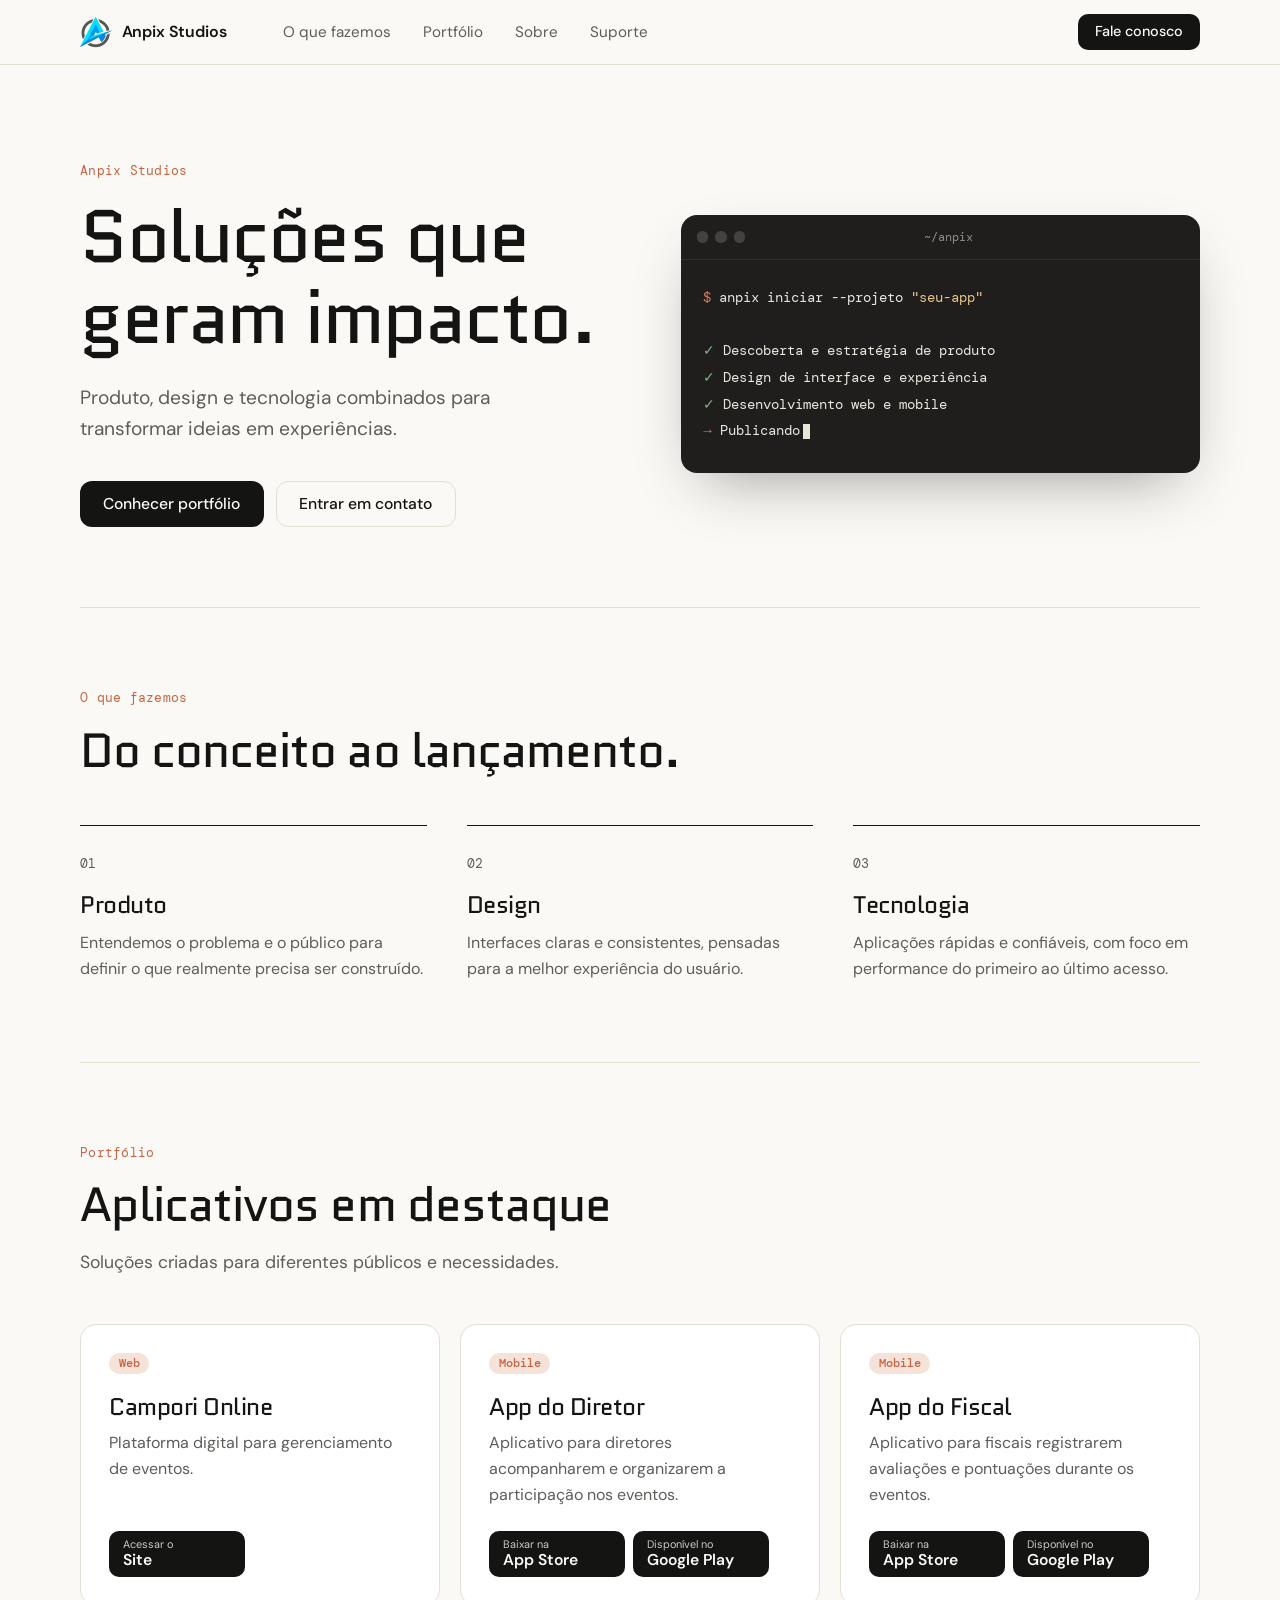
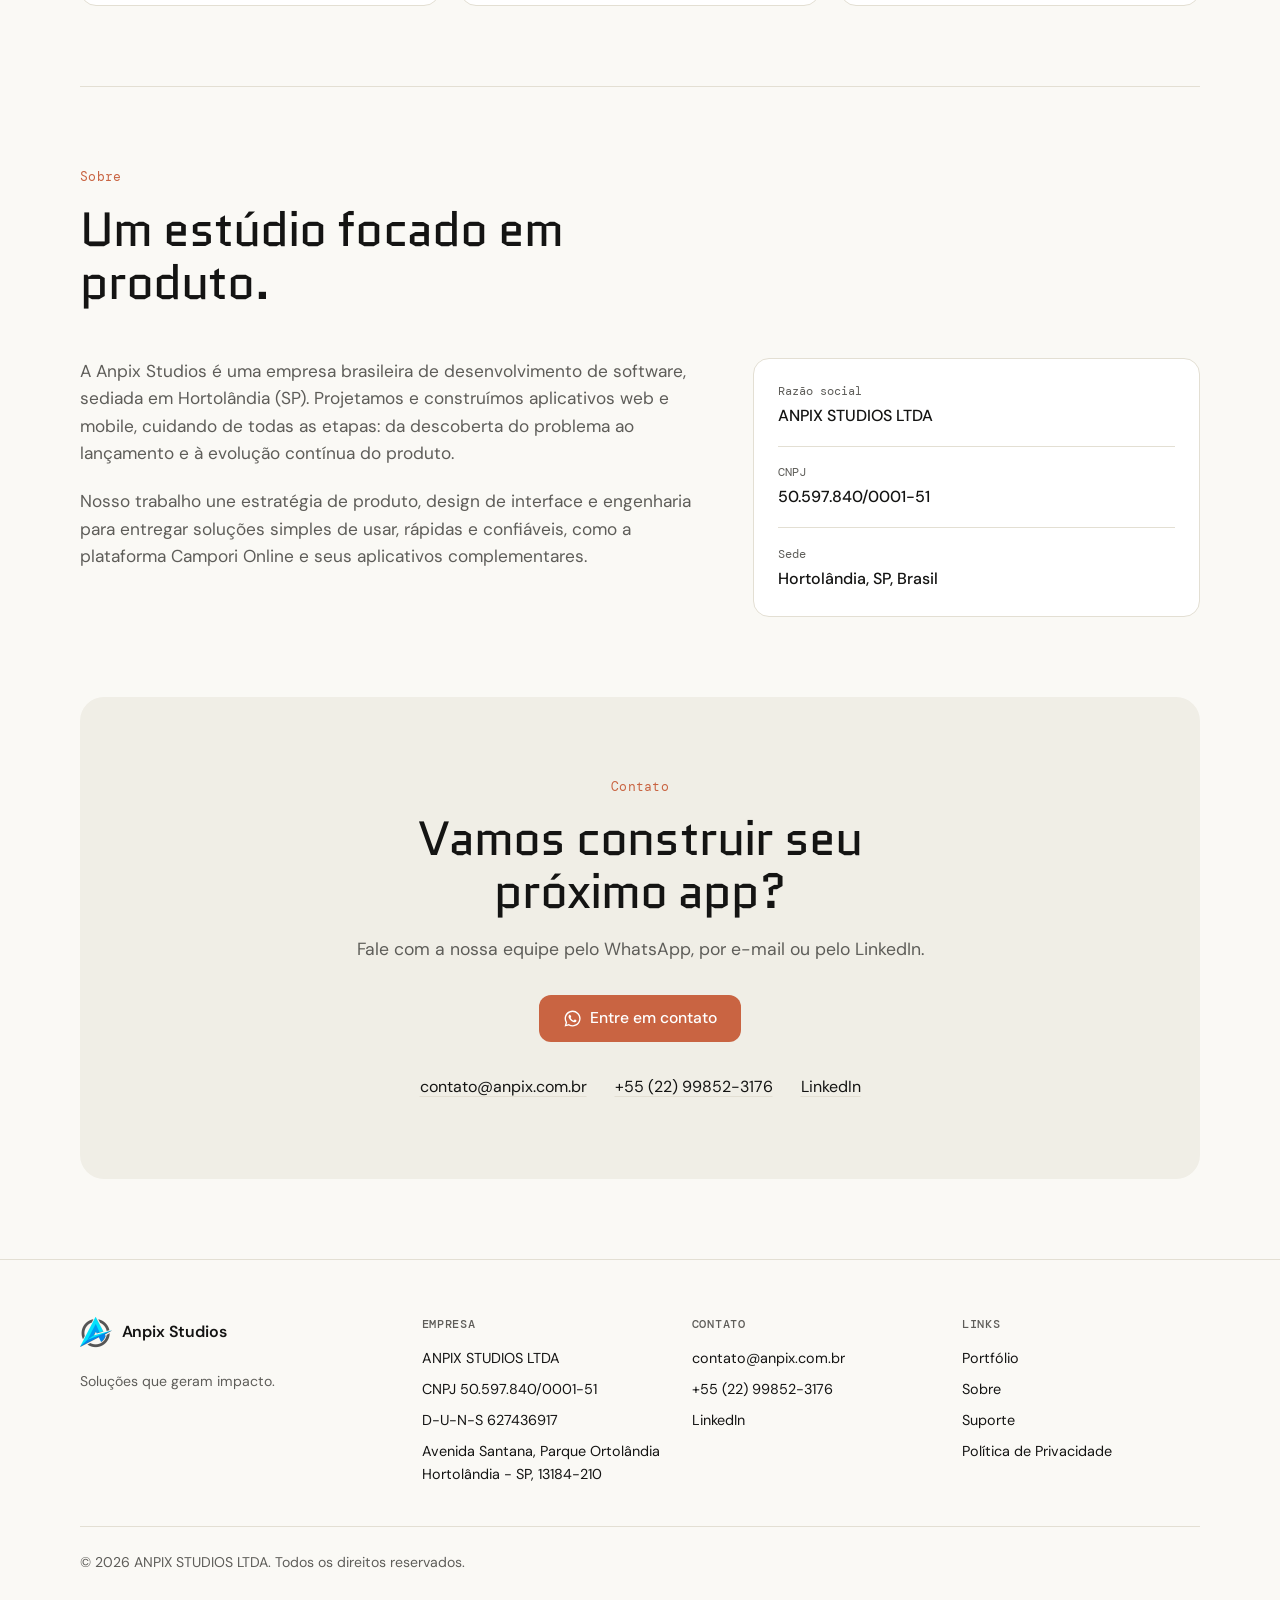
<file: index.html>
<!doctype html>
<html lang="pt-BR">
  <head>
    <meta charset="UTF-8" />
    <meta name="viewport" content="width=device-width, initial-scale=1.0" />
    <title>Anpix Studios | Soluções que geram impacto</title>
    <meta
      name="description"
      content="Anpix Studios: estúdio de produto, design e tecnologia. Criamos aplicativos web e mobile com foco em performance e experiência do usuário." />
    <meta name="color-scheme" content="light dark" />
    <link rel="canonical" href="https://anpix.com.br/" />
    <link rel="icon" href="favicon.ico" sizes="any" />
    <link rel="icon" href="assets/favicon-32.png" type="image/png" />
    <link rel="apple-touch-icon" href="assets/apple-touch-icon.png" />
    <meta property="og:type" content="website" />
    <meta property="og:locale" content="pt_BR" />
    <meta property="og:site_name" content="Anpix Studios" />
    <meta property="og:title" content="Anpix Studios | Soluções que geram impacto" />
    <meta
      property="og:description"
      content="Produto, design e tecnologia combinados para transformar ideias em experiências." />
    <meta property="og:url" content="https://anpix.com.br/" />
    <meta property="og:image" content="https://anpix.com.br/assets/og-image.png" />
    <meta property="og:image:width" content="1200" />
    <meta property="og:image:height" content="630" />
    <meta name="twitter:card" content="summary_large_image" />
    <script type="application/ld+json">
      {
        "@context": "https://schema.org",
        "@type": "Organization",
        "name": "Anpix Studios",
        "legalName": "ANPIX STUDIOS LTDA",
        "taxID": "50.597.840/0001-51",
        "duns": "627436917",
        "url": "https://anpix.com.br",
        "logo": "https://anpix.com.br/assets/logo.png",
        "email": "contato@anpix.com.br",
        "telephone": "+55-22-99852-3176",
        "address": {
          "@type": "PostalAddress",
          "streetAddress": "Avenida Santana, Parque Ortolândia",
          "addressLocality": "Hortolândia",
          "addressRegion": "SP",
          "postalCode": "13184-210",
          "addressCountry": "BR"
        },
        "sameAs": ["https://www.linkedin.com/company/11312667"]
      }
    </script>
    <link rel="preconnect" href="https://fonts.googleapis.com" />
    <link rel="preconnect" href="https://fonts.gstatic.com" crossorigin />
    <link
      href="https://fonts.googleapis.com/css2?family=DM+Mono:wght@400;500&family=DM+Sans:opsz,wght@9..40,400;9..40,500;9..40,600&family=Quantico:wght@400;700&display=swap"
      rel="stylesheet" />
    <link rel="stylesheet" href="styles.css" />
  </head>
  <body>
    <header class="site-header">
      <nav class="nav container" aria-label="Principal">
        <a class="logo" href="#topo" aria-label="Anpix Studios, início">
          <img class="logo-img" src="assets/logo.png" alt="" width="32" height="32" />
          <span class="logo-text">Anpix Studios</span>
        </a>
        <ul class="nav-links">
          <li><a href="#servicos">O que fazemos</a></li>
          <li><a href="#portfolio">Portfólio</a></li>
          <li><a href="#sobre">Sobre</a></li>
          <li><a href="suporte.html">Suporte</a></li>
        </ul>
        <a class="btn btn-dark btn-sm" href="#contato">Fale conosco</a>
      </nav>
    </header>

    <main id="topo">
      <section class="hero container">
        <div class="hero-copy">
          <p class="eyebrow">Anpix Studios</p>
          <h1>Soluções que geram impacto.</h1>
          <p class="lead">
            Produto, design e tecnologia combinados para transformar ideias em experiências.
          </p>
          <div class="hero-actions">
            <a href="#portfolio" class="btn btn-dark">Conhecer portfólio</a>
            <a href="#contato" class="btn btn-outline">Entrar em contato</a>
          </div>
        </div>

        <div
          class="terminal"
          role="img"
          aria-label="Ilustração de um terminal com as etapas de um projeto">
          <div class="terminal-bar" aria-hidden="true">
            <span></span><span></span><span></span>
            <p>~/anpix</p>
          </div>
          <pre
            class="terminal-body"
            aria-hidden="true"><span class="t-prompt">$</span> anpix iniciar --projeto <span class="t-string">"seu-app"</span>

<span class="t-ok">✓</span> Descoberta e estratégia de produto
<span class="t-ok">✓</span> Design de interface e experiência
<span class="t-ok">✓</span> Desenvolvimento web e mobile
<span class="t-accent">→</span> Publicando<span class="t-cursor"></span></pre>
        </div>
      </section>

      <section id="servicos" class="section container">
        <div class="section-header">
          <p class="eyebrow">O que fazemos</p>
          <h2>Do conceito ao lançamento.</h2>
        </div>

        <div class="features">
          <article class="feature">
            <span class="feature-index">01</span>
            <h3>Produto</h3>
            <p>
              Entendemos o problema e o público para definir o que realmente precisa ser construído.
            </p>
          </article>
          <article class="feature">
            <span class="feature-index">02</span>
            <h3>Design</h3>
            <p>Interfaces claras e consistentes, pensadas para a melhor experiência do usuário.</p>
          </article>
          <article class="feature">
            <span class="feature-index">03</span>
            <h3>Tecnologia</h3>
            <p>
              Aplicações rápidas e confiáveis, com foco em performance do primeiro ao último acesso.
            </p>
          </article>
        </div>
      </section>

      <section id="portfolio" class="section container">
        <div class="section-header">
          <p class="eyebrow">Portfólio</p>
          <h2>Aplicativos em destaque</h2>
          <p>Soluções criadas para diferentes públicos e necessidades.</p>
        </div>
        <div class="cards-grid">
          <article class="app-card">
            <span class="app-badge">Web</span>
            <h3>Campori Online</h3>
            <p>Plataforma digital para gerenciamento de eventos.</p>
            <div class="store-badges">
              <a
                class="store-badge"
                href="https://camporionline.org"
                target="_blank"
                rel="noopener noreferrer">
                <small>Acessar o</small>
                <strong>Site</strong>
              </a>
            </div>
          </article>

          <article class="app-card">
            <span class="app-badge">Mobile</span>
            <h3>App do Diretor</h3>
            <p>Aplicativo para diretores acompanharem e organizarem a participação nos eventos.</p>
            <div class="store-badges">
              <a
                class="store-badge"
                href="https://apps.apple.com/app/diretor-campori-online/id6448553809"
                target="_blank"
                rel="noopener noreferrer"
                aria-label="Baixar App do Diretor na App Store">
                <small>Baixar na</small>
                <strong>App Store</strong>
              </a>
              <a
                class="store-badge"
                href="https://play.google.com/store/apps/details?id=org.camporionline.directors"
                target="_blank"
                rel="noopener noreferrer"
                aria-label="Baixar App do Diretor no Google Play">
                <small>Disponível no</small>
                <strong>Google Play</strong>
              </a>
            </div>
          </article>

          <article class="app-card">
            <span class="app-badge">Mobile</span>
            <h3>App do Fiscal</h3>
            <p>Aplicativo para fiscais registrarem avaliações e pontuações durante os eventos.</p>
            <div class="store-badges">
              <a
                class="store-badge"
                href="https://apps.apple.com/app/fiscal-campori-online/id6450610773"
                target="_blank"
                rel="noopener noreferrer"
                aria-label="Baixar App do Fiscal na App Store">
                <small>Baixar na</small>
                <strong>App Store</strong>
              </a>
              <a
                class="store-badge"
                href="https://play.google.com/store/apps/details?id=org.camporionline.staffs"
                target="_blank"
                rel="noopener noreferrer"
                aria-label="Baixar App do Fiscal no Google Play">
                <small>Disponível no</small>
                <strong>Google Play</strong>
              </a>
            </div>
          </article>
        </div>
      </section>

      <section id="sobre" class="section container">
        <div class="section-header">
          <p class="eyebrow">Sobre</p>
          <h2>Um estúdio focado em produto.</h2>
        </div>
        <div class="about">
          <div class="about-text">
            <p>
              A Anpix Studios é uma empresa brasileira de desenvolvimento de software, sediada em
              Hortolândia (SP). Projetamos e construímos aplicativos web e mobile, cuidando de todas
              as etapas: da descoberta do problema ao lançamento e à evolução contínua do produto.
            </p>
            <p>
              Nosso trabalho une estratégia de produto, design de interface e engenharia para
              entregar soluções simples de usar, rápidas e confiáveis, como a plataforma Campori
              Online e seus aplicativos complementares.
            </p>
          </div>
          <dl class="about-facts">
            <div>
              <dt>Razão social</dt>
              <dd>ANPIX STUDIOS LTDA</dd>
            </div>
            <div>
              <dt>CNPJ</dt>
              <dd>50.597.840/0001-51</dd>
            </div>
            <div>
              <dt>Sede</dt>
              <dd>Hortolândia, SP, Brasil</dd>
            </div>
          </dl>
        </div>
      </section>

      <section id="contato" class="cta container">
        <p class="eyebrow">Contato</p>
        <h2>Vamos construir seu próximo app?</h2>
        <p>Fale com a nossa equipe pelo WhatsApp, por e-mail ou pelo LinkedIn.</p>
        <a
          class="btn btn-accent"
          href="https://wa.me/5522998523176?text=Ol%C3%A1%2C%20Anpix%20Studios!%20Gostaria%20de%20falar%20sobre%20um%20projeto."
          target="_blank"
          rel="noopener noreferrer"
          aria-label="Conversar no WhatsApp">
          <svg viewBox="0 0 24 24" fill="none" aria-hidden="true">
            <path
              d="M19.05 4.91A9.94 9.94 0 0 0 12.02 2C6.5 2 2 6.48 2 11.99c0 1.76.46 3.49 1.34 5.01L2 22l5.15-1.35a10 10 0 0 0 4.86 1.24h.01c5.52 0 10.01-4.49 10.01-10.01 0-2.67-1.04-5.17-2.98-6.97Zm-7.03 15.3h-.01a8.33 8.33 0 0 1-4.24-1.16l-.3-.18-3.06.8.82-2.98-.2-.31a8.28 8.28 0 0 1-1.28-4.4c0-4.57 3.72-8.29 8.3-8.29a8.2 8.2 0 0 1 5.87 2.43 8.23 8.23 0 0 1 2.42 5.87c0 4.58-3.72 8.3-8.32 8.3Zm4.56-6.22c-.25-.12-1.47-.72-1.7-.8-.23-.09-.4-.12-.57.12-.16.24-.65.8-.8.97-.14.17-.29.19-.54.07-.25-.12-1.06-.39-2.02-1.24-.74-.66-1.24-1.47-1.39-1.72-.15-.24-.02-.37.11-.49.11-.11.25-.29.37-.43.12-.14.16-.24.24-.4.08-.17.04-.31-.02-.43-.06-.12-.57-1.36-.77-1.86-.2-.48-.4-.42-.56-.43-.14-.01-.31-.01-.48-.01-.16 0-.43.06-.66.31-.23.24-.86.84-.86 2.05 0 1.2.88 2.37 1 2.53.12.16 1.74 2.66 4.22 3.73.59.26 1.05.42 1.41.53.59.19 1.12.16 1.54.1.47-.07 1.47-.6 1.68-1.18.2-.58.2-1.07.14-1.17-.05-.1-.22-.17-.47-.3Z"
              fill="currentColor" />
          </svg>
          <span>Entre em contato</span>
        </a>
        <ul class="contact-list">
          <li><a href="mailto:contato@anpix.com.br">contato@anpix.com.br</a></li>
          <li><a href="tel:+5522998523176">+55 (22) 99852-3176</a></li>
          <li>
            <a
              href="https://www.linkedin.com/company/11312667"
              target="_blank"
              rel="noopener noreferrer"
              >LinkedIn</a
            >
          </li>
        </ul>
      </section>
    </main>

    <footer class="footer">
      <div class="footer-inner container">
        <div class="footer-brand">
          <a class="logo" href="#topo" aria-label="Anpix Studios, voltar ao topo">
            <img class="logo-img" src="assets/logo.png" alt="" width="32" height="32" />
            <span class="logo-text">Anpix Studios</span>
          </a>
          <p>Soluções que geram impacto.</p>
        </div>

        <div class="footer-col">
          <h4>Empresa</h4>
          <ul>
            <li>ANPIX STUDIOS LTDA</li>
            <li>CNPJ 50.597.840/0001-51</li>
            <li>D-U-N-S 627436917</li>
            <li>Avenida Santana, Parque Ortolândia<br />Hortolândia - SP, 13184-210</li>
          </ul>
        </div>

        <div class="footer-col">
          <h4>Contato</h4>
          <ul>
            <li><a href="mailto:contato@anpix.com.br">contato@anpix.com.br</a></li>
            <li><a href="tel:+5522998523176">+55 (22) 99852-3176</a></li>
            <li>
              <a
                href="https://www.linkedin.com/company/11312667"
                target="_blank"
                rel="noopener noreferrer"
                >LinkedIn</a
              >
            </li>
          </ul>
        </div>

        <div class="footer-col">
          <h4>Links</h4>
          <ul>
            <li><a href="#portfolio">Portfólio</a></li>
            <li><a href="#sobre">Sobre</a></li>
            <li><a href="suporte.html">Suporte</a></li>
            <li><a href="privacidade.html">Política de Privacidade</a></li>
          </ul>
        </div>
      </div>
      <div class="footer-bottom container">
        <p>© <span id="currentYear"></span> ANPIX STUDIOS LTDA. Todos os direitos reservados.</p>
      </div>
    </footer>

    <script src="script.js"></script>
  </body>
</html>
</file>
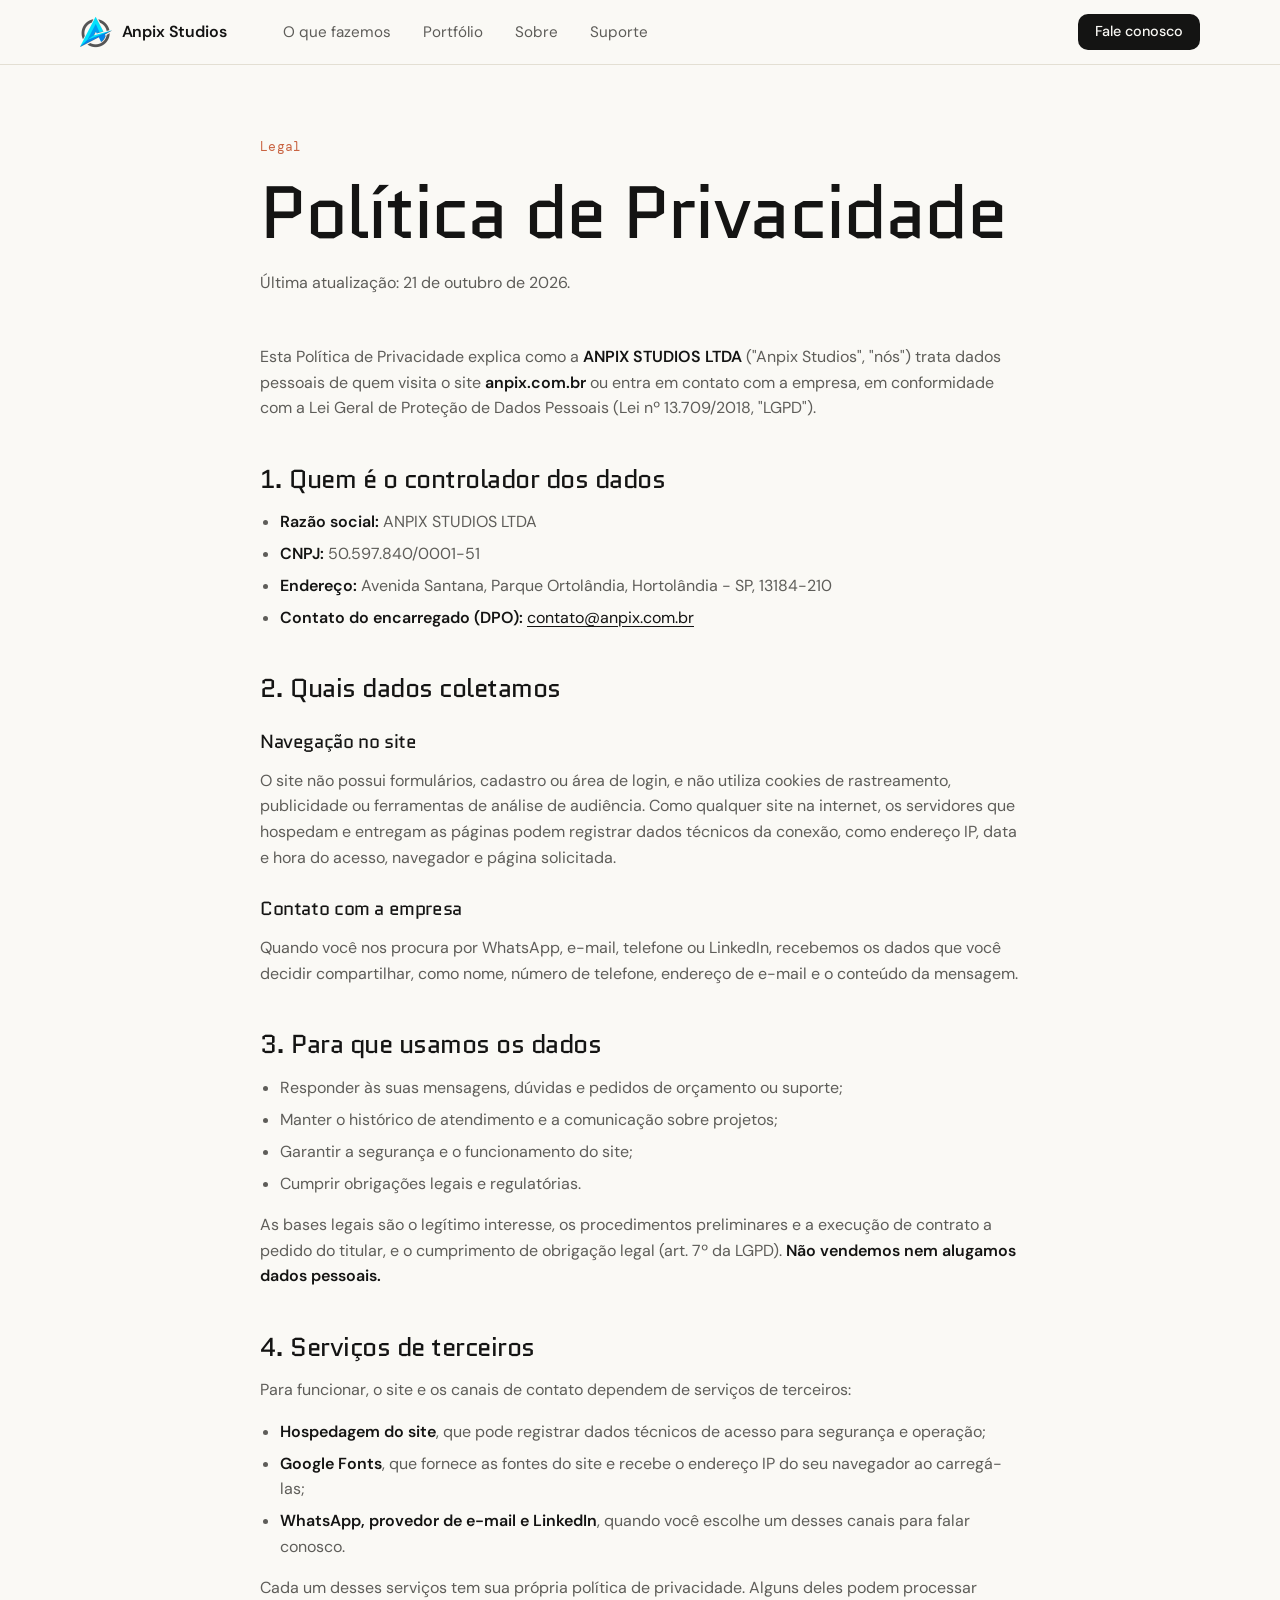
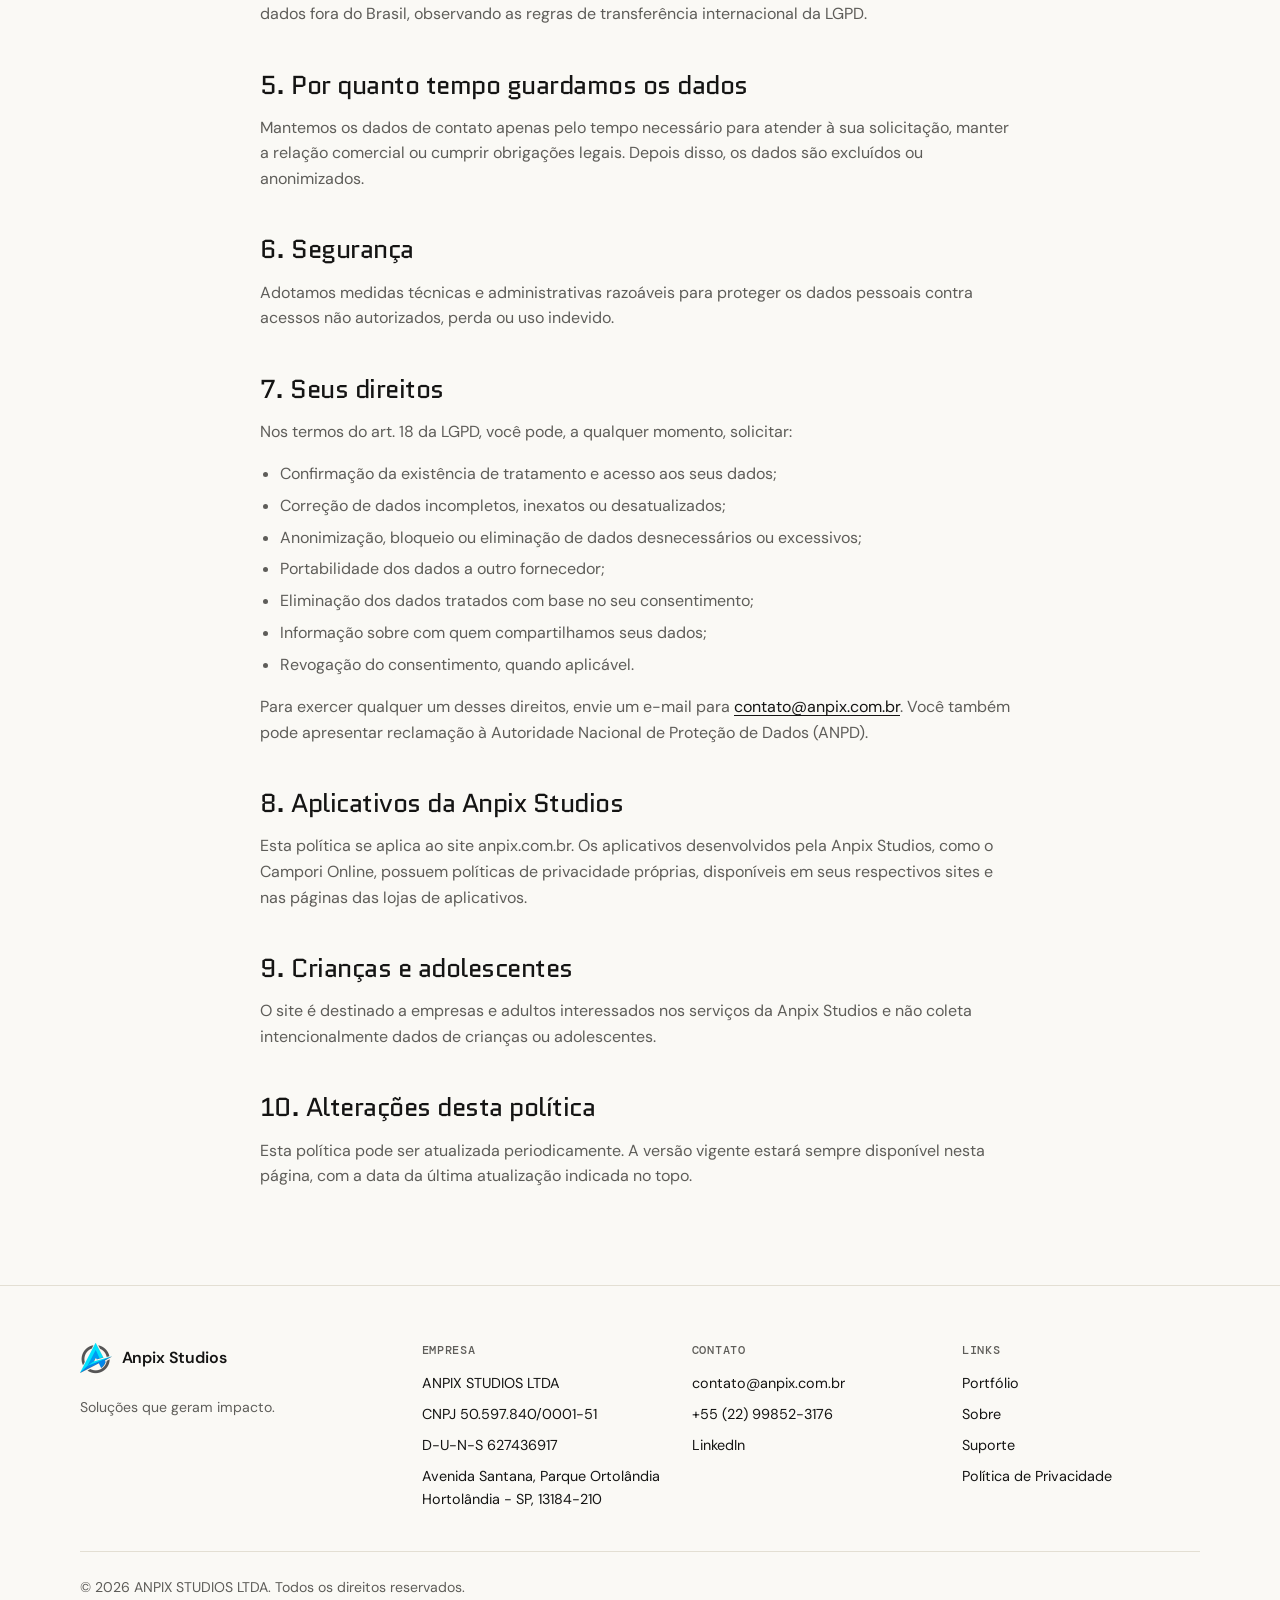
<file: privacidade.html>
<!doctype html>
<html lang="pt-BR">
  <head>
    <meta charset="UTF-8" />
    <meta name="viewport" content="width=device-width, initial-scale=1.0" />
    <title>Política de Privacidade | Anpix Studios</title>
    <meta
      name="description"
      content="Política de Privacidade da ANPIX STUDIOS LTDA: como tratamos dados pessoais conforme a LGPD." />
    <meta name="color-scheme" content="light dark" />
    <link rel="canonical" href="https://anpix.com.br/privacidade" />
    <link rel="icon" href="favicon.ico" sizes="any" />
    <link rel="icon" href="assets/favicon-32.png" type="image/png" />
    <link rel="apple-touch-icon" href="assets/apple-touch-icon.png" />
    <meta property="og:type" content="website" />
    <meta property="og:locale" content="pt_BR" />
    <meta property="og:site_name" content="Anpix Studios" />
    <meta property="og:title" content="Política de Privacidade | Anpix Studios" />
    <meta
      property="og:description"
      content="Política de Privacidade da ANPIX STUDIOS LTDA: como tratamos dados pessoais conforme a LGPD." />
    <meta property="og:url" content="https://anpix.com.br/privacidade" />
    <meta property="og:image" content="https://anpix.com.br/assets/og-image.png" />
    <meta property="og:image:width" content="1200" />
    <meta property="og:image:height" content="630" />
    <meta name="twitter:card" content="summary_large_image" />
    <link rel="preconnect" href="https://fonts.googleapis.com" />
    <link rel="preconnect" href="https://fonts.gstatic.com" crossorigin />
    <link
      href="https://fonts.googleapis.com/css2?family=DM+Mono:wght@400;500&family=DM+Sans:opsz,wght@9..40,400;9..40,500;9..40,600&family=Quantico:wght@400;700&display=swap"
      rel="stylesheet" />
    <link rel="stylesheet" href="styles.css" />
  </head>
  <body>
    <header class="site-header">
      <nav class="nav container" aria-label="Principal">
        <a class="logo" href="index.html" aria-label="Anpix Studios, início">
          <img class="logo-img" src="assets/logo.png" alt="" width="32" height="32" />
          <span class="logo-text">Anpix Studios</span>
        </a>
        <ul class="nav-links">
          <li><a href="index.html#servicos">O que fazemos</a></li>
          <li><a href="index.html#portfolio">Portfólio</a></li>
          <li><a href="index.html#sobre">Sobre</a></li>
          <li><a href="suporte.html">Suporte</a></li>
        </ul>
        <a class="btn btn-dark btn-sm" href="index.html#contato">Fale conosco</a>
      </nav>
    </header>

    <main id="topo" class="page container">
      <header class="page-header">
        <p class="eyebrow">Legal</p>
        <h1>Política de Privacidade</h1>
        <p>Última atualização: 21 de outubro de 2026.</p>
      </header>

      <div class="prose">
        <p>
          Esta Política de Privacidade explica como a <strong>ANPIX STUDIOS LTDA</strong> ("Anpix
          Studios", "nós") trata dados pessoais de quem visita o site <strong>anpix.com.br</strong>
          ou entra em contato com a empresa, em conformidade com a Lei Geral de Proteção de Dados
          Pessoais (Lei nº 13.709/2018, "LGPD").
        </p>

        <h2>1. Quem é o controlador dos dados</h2>
        <ul>
          <li><strong>Razão social:</strong> ANPIX STUDIOS LTDA</li>
          <li><strong>CNPJ:</strong> 50.597.840/0001-51</li>
          <li>
            <strong>Endereço:</strong> Avenida Santana, Parque Ortolândia, Hortolândia - SP,
            13184-210
          </li>
          <li>
            <strong>Contato do encarregado (DPO):</strong>
            <a href="mailto:contato@anpix.com.br">contato@anpix.com.br</a>
          </li>
        </ul>

        <h2>2. Quais dados coletamos</h2>
        <h3>Navegação no site</h3>
        <p>
          O site não possui formulários, cadastro ou área de login, e não utiliza cookies de
          rastreamento, publicidade ou ferramentas de análise de audiência. Como qualquer site na
          internet, os servidores que hospedam e entregam as páginas podem registrar dados técnicos
          da conexão, como endereço IP, data e hora do acesso, navegador e página solicitada.
        </p>
        <h3>Contato com a empresa</h3>
        <p>
          Quando você nos procura por WhatsApp, e-mail, telefone ou LinkedIn, recebemos os dados que
          você decidir compartilhar, como nome, número de telefone, endereço de e-mail e o conteúdo
          da mensagem.
        </p>

        <h2>3. Para que usamos os dados</h2>
        <ul>
          <li>Responder às suas mensagens, dúvidas e pedidos de orçamento ou suporte;</li>
          <li>Manter o histórico de atendimento e a comunicação sobre projetos;</li>
          <li>Garantir a segurança e o funcionamento do site;</li>
          <li>Cumprir obrigações legais e regulatórias.</li>
        </ul>
        <p>
          As bases legais são o legítimo interesse, os procedimentos preliminares e a execução de
          contrato a pedido do titular, e o cumprimento de obrigação legal (art. 7º da LGPD).
          <strong>Não vendemos nem alugamos dados pessoais.</strong>
        </p>

        <h2>4. Serviços de terceiros</h2>
        <p>Para funcionar, o site e os canais de contato dependem de serviços de terceiros:</p>
        <ul>
          <li>
            <strong>Hospedagem do site</strong>, que pode registrar dados técnicos de acesso para
            segurança e operação;
          </li>
          <li>
            <strong>Google Fonts</strong>, que fornece as fontes do site e recebe o endereço IP do
            seu navegador ao carregá-las;
          </li>
          <li>
            <strong>WhatsApp, provedor de e-mail e LinkedIn</strong>, quando você escolhe um desses
            canais para falar conosco.
          </li>
        </ul>
        <p>
          Cada um desses serviços tem sua própria política de privacidade. Alguns deles podem
          processar dados fora do Brasil, observando as regras de transferência internacional da
          LGPD.
        </p>

        <h2>5. Por quanto tempo guardamos os dados</h2>
        <p>
          Mantemos os dados de contato apenas pelo tempo necessário para atender à sua solicitação,
          manter a relação comercial ou cumprir obrigações legais. Depois disso, os dados são
          excluídos ou anonimizados.
        </p>

        <h2>6. Segurança</h2>
        <p>
          Adotamos medidas técnicas e administrativas razoáveis para proteger os dados pessoais
          contra acessos não autorizados, perda ou uso indevido.
        </p>

        <h2>7. Seus direitos</h2>
        <p>Nos termos do art. 18 da LGPD, você pode, a qualquer momento, solicitar:</p>
        <ul>
          <li>Confirmação da existência de tratamento e acesso aos seus dados;</li>
          <li>Correção de dados incompletos, inexatos ou desatualizados;</li>
          <li>Anonimização, bloqueio ou eliminação de dados desnecessários ou excessivos;</li>
          <li>Portabilidade dos dados a outro fornecedor;</li>
          <li>Eliminação dos dados tratados com base no seu consentimento;</li>
          <li>Informação sobre com quem compartilhamos seus dados;</li>
          <li>Revogação do consentimento, quando aplicável.</li>
        </ul>
        <p>
          Para exercer qualquer um desses direitos, envie um e-mail para
          <a href="mailto:contato@anpix.com.br">contato@anpix.com.br</a>. Você também pode
          apresentar reclamação à Autoridade Nacional de Proteção de Dados (ANPD).
        </p>

        <h2>8. Aplicativos da Anpix Studios</h2>
        <p>
          Esta política se aplica ao site anpix.com.br. Os aplicativos desenvolvidos pela Anpix
          Studios, como o Campori Online, possuem políticas de privacidade próprias, disponíveis em
          seus respectivos sites e nas páginas das lojas de aplicativos.
        </p>

        <h2>9. Crianças e adolescentes</h2>
        <p>
          O site é destinado a empresas e adultos interessados nos serviços da Anpix Studios e não
          coleta intencionalmente dados de crianças ou adolescentes.
        </p>

        <h2>10. Alterações desta política</h2>
        <p>
          Esta política pode ser atualizada periodicamente. A versão vigente estará sempre
          disponível nesta página, com a data da última atualização indicada no topo.
        </p>
      </div>
    </main>

    <footer class="footer">
      <div class="footer-inner container">
        <div class="footer-brand">
          <a class="logo" href="index.html" aria-label="Anpix Studios, voltar ao topo">
            <img class="logo-img" src="assets/logo.png" alt="" width="32" height="32" />
            <span class="logo-text">Anpix Studios</span>
          </a>
          <p>Soluções que geram impacto.</p>
        </div>

        <div class="footer-col">
          <h4>Empresa</h4>
          <ul>
            <li>ANPIX STUDIOS LTDA</li>
            <li>CNPJ 50.597.840/0001-51</li>
            <li>D-U-N-S 627436917</li>
            <li>Avenida Santana, Parque Ortolândia<br />Hortolândia - SP, 13184-210</li>
          </ul>
        </div>

        <div class="footer-col">
          <h4>Contato</h4>
          <ul>
            <li><a href="mailto:contato@anpix.com.br">contato@anpix.com.br</a></li>
            <li><a href="tel:+5522998523176">+55 (22) 99852-3176</a></li>
            <li>
              <a
                href="https://www.linkedin.com/company/11312667"
                target="_blank"
                rel="noopener noreferrer"
                >LinkedIn</a
              >
            </li>
          </ul>
        </div>

        <div class="footer-col">
          <h4>Links</h4>
          <ul>
            <li><a href="index.html#portfolio">Portfólio</a></li>
            <li><a href="index.html#sobre">Sobre</a></li>
            <li><a href="suporte.html">Suporte</a></li>
            <li><a href="privacidade.html">Política de Privacidade</a></li>
          </ul>
        </div>
      </div>
      <div class="footer-bottom container">
        <p>© <span id="currentYear"></span> ANPIX STUDIOS LTDA. Todos os direitos reservados.</p>
      </div>
    </footer>

    <script src="script.js"></script>
  </body>
</html>
</file>
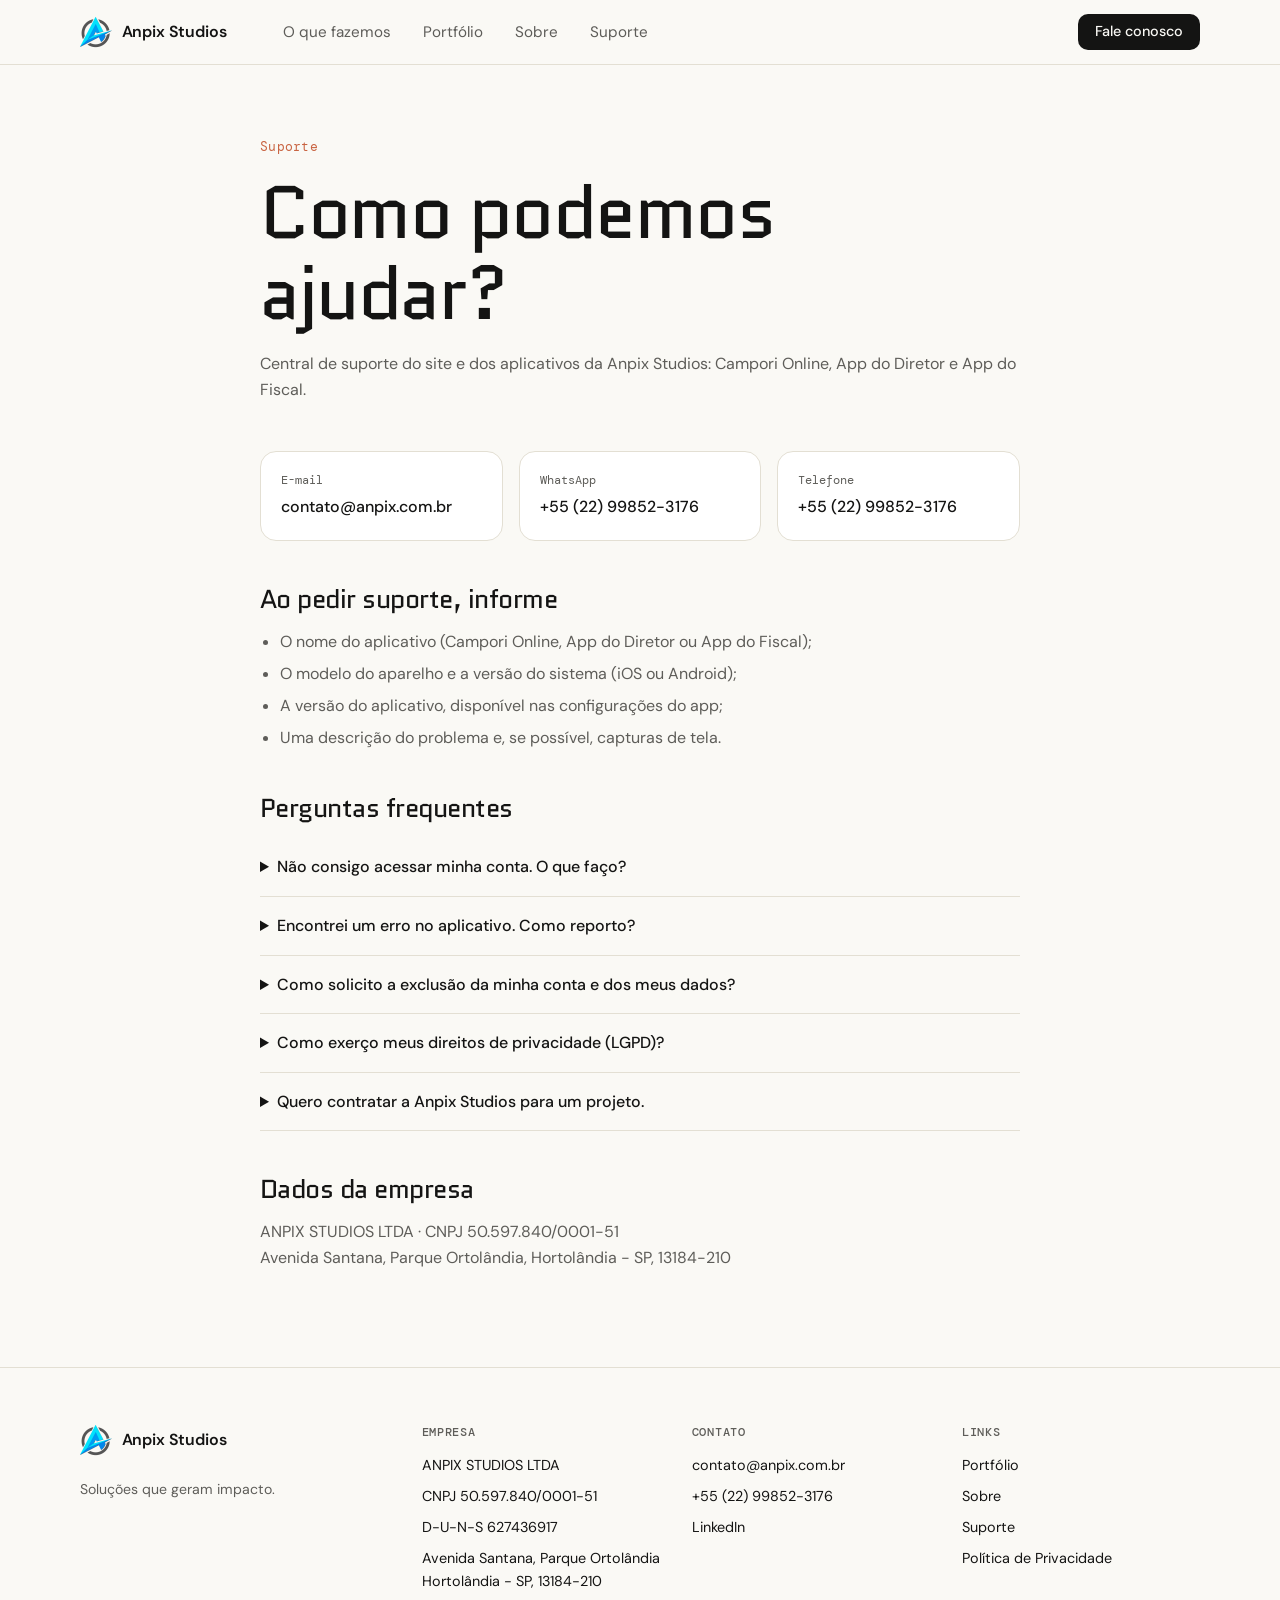
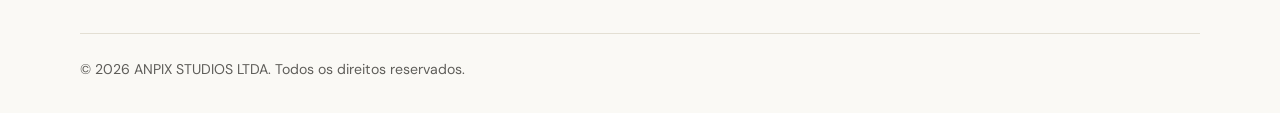
<file: suporte.html>
<!doctype html>
<html lang="pt-BR">
  <head>
    <meta charset="UTF-8" />
    <meta name="viewport" content="width=device-width, initial-scale=1.0" />
    <title>Suporte | Anpix Studios</title>
    <meta
      name="description"
      content="Central de suporte da Anpix Studios e dos aplicativos Campori Online, App do Diretor e App do Fiscal." />
    <meta name="color-scheme" content="light dark" />
    <link rel="canonical" href="https://anpix.com.br/suporte" />
    <link rel="icon" href="favicon.ico" sizes="any" />
    <link rel="icon" href="assets/favicon-32.png" type="image/png" />
    <link rel="apple-touch-icon" href="assets/apple-touch-icon.png" />
    <meta property="og:type" content="website" />
    <meta property="og:locale" content="pt_BR" />
    <meta property="og:site_name" content="Anpix Studios" />
    <meta property="og:title" content="Suporte | Anpix Studios" />
    <meta
      property="og:description"
      content="Central de suporte da Anpix Studios e dos aplicativos Campori Online, App do Diretor e App do Fiscal." />
    <meta property="og:url" content="https://anpix.com.br/suporte" />
    <meta property="og:image" content="https://anpix.com.br/assets/og-image.png" />
    <meta property="og:image:width" content="1200" />
    <meta property="og:image:height" content="630" />
    <meta name="twitter:card" content="summary_large_image" />
    <link rel="preconnect" href="https://fonts.googleapis.com" />
    <link rel="preconnect" href="https://fonts.gstatic.com" crossorigin />
    <link
      href="https://fonts.googleapis.com/css2?family=DM+Mono:wght@400;500&family=DM+Sans:opsz,wght@9..40,400;9..40,500;9..40,600&family=Quantico:wght@400;700&display=swap"
      rel="stylesheet" />
    <link rel="stylesheet" href="styles.css" />
  </head>
  <body>
    <header class="site-header">
      <nav class="nav container" aria-label="Principal">
        <a class="logo" href="index.html" aria-label="Anpix Studios, início">
          <img class="logo-img" src="assets/logo.png" alt="" width="32" height="32" />
          <span class="logo-text">Anpix Studios</span>
        </a>
        <ul class="nav-links">
          <li><a href="index.html#servicos">O que fazemos</a></li>
          <li><a href="index.html#portfolio">Portfólio</a></li>
          <li><a href="index.html#sobre">Sobre</a></li>
          <li><a href="suporte.html">Suporte</a></li>
        </ul>
        <a class="btn btn-dark btn-sm" href="index.html#contato">Fale conosco</a>
      </nav>
    </header>

    <main id="topo" class="page container">
      <header class="page-header">
        <p class="eyebrow">Suporte</p>
        <h1>Como podemos ajudar?</h1>
        <p>
          Central de suporte do site e dos aplicativos da Anpix Studios: Campori Online, App do
          Diretor e App do Fiscal.
        </p>
      </header>

      <div class="support-cards">
        <a class="support-card" href="mailto:contato@anpix.com.br?subject=Suporte">
          <span>E-mail</span>
          <strong>contato@anpix.com.br</strong>
        </a>
        <a
          class="support-card"
          href="https://wa.me/5522998523176?text=Ol%C3%A1%2C%20Anpix%20Studios!%20Preciso%20de%20suporte."
          target="_blank"
          rel="noopener noreferrer">
          <span>WhatsApp</span>
          <strong>+55 (22) 99852-3176</strong>
        </a>
        <a class="support-card" href="tel:+5522998523176">
          <span>Telefone</span>
          <strong>+55 (22) 99852-3176</strong>
        </a>
      </div>

      <div class="prose">
        <h2>Ao pedir suporte, informe</h2>
        <ul>
          <li>O nome do aplicativo (Campori Online, App do Diretor ou App do Fiscal);</li>
          <li>O modelo do aparelho e a versão do sistema (iOS ou Android);</li>
          <li>A versão do aplicativo, disponível nas configurações do app;</li>
          <li>Uma descrição do problema e, se possível, capturas de tela.</li>
        </ul>

        <h2>Perguntas frequentes</h2>
        <div class="faq">
          <details>
            <summary>Não consigo acessar minha conta. O que faço?</summary>
            <p>
              Use a opção de recuperação de senha na tela de login do aplicativo. Se o problema
              continuar, fale conosco por e-mail informando o endereço de e-mail cadastrado.
            </p>
          </details>
          <details>
            <summary>Encontrei um erro no aplicativo. Como reporto?</summary>
            <p>
              Envie um e-mail para
              <a href="mailto:contato@anpix.com.br?subject=Erro%20no%20aplicativo"
                >contato@anpix.com.br</a
              >
              com as informações listadas acima. Isso nos ajuda a reproduzir e corrigir o problema
              mais rápido.
            </p>
          </details>
          <details>
            <summary>Como solicito a exclusão da minha conta e dos meus dados?</summary>
            <p>
              Envie um e-mail para
              <a href="mailto:contato@anpix.com.br?subject=Exclus%C3%A3o%20de%20conta"
                >contato@anpix.com.br</a
              >
              a partir do endereço cadastrado, com o assunto "Exclusão de conta" e o nome do
              aplicativo. Confirmaremos a solicitação e excluiremos a conta e os dados associados,
              exceto aqueles que a lei nos obriga a manter.
            </p>
          </details>
          <details>
            <summary>Como exerço meus direitos de privacidade (LGPD)?</summary>
            <p>
              Consulte a nossa <a href="privacidade.html">Política de Privacidade</a> e envie sua
              solicitação para <a href="mailto:contato@anpix.com.br">contato@anpix.com.br</a>.
            </p>
          </details>
          <details>
            <summary>Quero contratar a Anpix Studios para um projeto.</summary>
            <p>
              Ótimo! Fale com a nossa equipe pelo
              <a
                href="https://wa.me/5522998523176?text=Ol%C3%A1%2C%20Anpix%20Studios!%20Gostaria%20de%20falar%20sobre%20um%20projeto."
                target="_blank"
                rel="noopener noreferrer"
                >WhatsApp</a
              >
              ou por e-mail.
            </p>
          </details>
        </div>

        <h2>Dados da empresa</h2>
        <p>
          ANPIX STUDIOS LTDA · CNPJ 50.597.840/0001-51<br />
          Avenida Santana, Parque Ortolândia, Hortolândia - SP, 13184-210
        </p>
      </div>
    </main>

    <footer class="footer">
      <div class="footer-inner container">
        <div class="footer-brand">
          <a class="logo" href="index.html" aria-label="Anpix Studios, voltar ao topo">
            <img class="logo-img" src="assets/logo.png" alt="" width="32" height="32" />
            <span class="logo-text">Anpix Studios</span>
          </a>
          <p>Soluções que geram impacto.</p>
        </div>

        <div class="footer-col">
          <h4>Empresa</h4>
          <ul>
            <li>ANPIX STUDIOS LTDA</li>
            <li>CNPJ 50.597.840/0001-51</li>
            <li>D-U-N-S 627436917</li>
            <li>Avenida Santana, Parque Ortolândia<br />Hortolândia - SP, 13184-210</li>
          </ul>
        </div>

        <div class="footer-col">
          <h4>Contato</h4>
          <ul>
            <li><a href="mailto:contato@anpix.com.br">contato@anpix.com.br</a></li>
            <li><a href="tel:+5522998523176">+55 (22) 99852-3176</a></li>
            <li>
              <a
                href="https://www.linkedin.com/company/11312667"
                target="_blank"
                rel="noopener noreferrer"
                >LinkedIn</a
              >
            </li>
          </ul>
        </div>

        <div class="footer-col">
          <h4>Links</h4>
          <ul>
            <li><a href="index.html#portfolio">Portfólio</a></li>
            <li><a href="index.html#sobre">Sobre</a></li>
            <li><a href="suporte.html">Suporte</a></li>
            <li><a href="privacidade.html">Política de Privacidade</a></li>
          </ul>
        </div>
      </div>
      <div class="footer-bottom container">
        <p>© <span id="currentYear"></span> ANPIX STUDIOS LTDA. Todos os direitos reservados.</p>
      </div>
    </footer>

    <script src="script.js"></script>
  </body>
</html>
</file>
<file: styles.css>
:root {
  --bg: #faf9f5;
  --surface: #ffffff;
  --surface-2: #f0eee6;
  --text: #141413;
  --muted: #5e5d59;
  --line: #e3dfd3;
  --accent: #c96442;
  --accent-hover: #b4553a;
  --accent-soft: #f5e3da;
  --btn-dark-bg: #141413;
  --btn-dark-text: #faf9f5;
  --terminal-bg: #1f1e1d;
  --terminal-text: #e8e6dc;
  --terminal-muted: #8f8d85;
  --ok: #7fb685;
  --radius-lg: 16px;
  --radius-md: 12px;
  --font-display: "Quantico", system-ui, sans-serif;
  --font-sans: "DM Sans", system-ui, sans-serif;
  --font-mono: "DM Mono", ui-monospace, monospace;
}

@media (prefers-color-scheme: dark) {
  :root {
    --bg: #1a1918;
    --surface: #242321;
    --surface-2: #2b2a27;
    --text: #f0eee6;
    --muted: #a8a59b;
    --line: #3a3835;
    --accent: #d97757;
    --accent-hover: #e48a6b;
    --accent-soft: #3a2a23;
    --btn-dark-bg: #f0eee6;
    --btn-dark-text: #1a1918;
    --terminal-bg: #121211;
  }
}

* {
  box-sizing: border-box;
}

html {
  scroll-behavior: smooth;
  scroll-padding-top: 5rem;
}

html,
body {
  margin: 0;
  padding: 0;
}

body {
  font-family: var(--font-sans);
  background: var(--bg);
  color: var(--text);
  line-height: 1.6;
  -webkit-font-smoothing: antialiased;
}

a {
  color: inherit;
}

.container {
  width: min(1120px, calc(100% - 2.5rem));
  margin: 0 auto;
}

/* Header */

.site-header {
  position: sticky;
  top: 0;
  z-index: 10;
  background: color-mix(in srgb, var(--bg) 88%, transparent);
  backdrop-filter: blur(10px);
  border-bottom: 1px solid var(--line);
}

.nav {
  display: flex;
  align-items: center;
  justify-content: space-between;
  gap: 1.5rem;
  height: 4rem;
}

.logo {
  display: inline-flex;
  align-items: center;
  gap: 0.6rem;
  text-decoration: none;
}

.logo-img {
  display: block;
  width: 2rem;
  height: 2rem;
}

.logo-text {
  font-weight: 600;
  letter-spacing: -0.01em;
}

.nav-links {
  display: flex;
  gap: 2rem;
  margin: 0 auto 0 2rem;
  padding: 0;
  list-style: none;
}

.nav-links a {
  text-decoration: none;
  color: var(--muted);
  font-size: 0.95rem;
  transition: color 0.2s ease;
}

.nav-links a:hover {
  color: var(--text);
}

/* Buttons */

.btn {
  display: inline-flex;
  align-items: center;
  justify-content: center;
  gap: 0.55rem;
  padding: 0.8rem 1.4rem;
  border-radius: var(--radius-md);
  border: 1px solid transparent;
  font: 500 0.98rem / 1.2 var(--font-sans);
  text-decoration: none;
  white-space: nowrap;
  transition:
    background-color 0.2s ease,
    border-color 0.2s ease,
    color 0.2s ease;
}

.btn-sm {
  padding: 0.55rem 1rem;
  font-size: 0.9rem;
  border-radius: 10px;
}

.btn-dark {
  background: var(--btn-dark-bg);
  color: var(--btn-dark-text);
}

.btn-dark:hover {
  background: color-mix(in srgb, var(--btn-dark-bg) 82%, var(--bg));
}

.btn-outline {
  border-color: var(--line);
  color: var(--text);
  background: transparent;
}

.btn-outline:hover {
  background: var(--surface-2);
}

.btn-accent {
  background: var(--accent);
  color: #fff;
}

.btn-accent:hover {
  background: var(--accent-hover);
}

.btn svg {
  width: 1.2rem;
  height: 1.2rem;
}

.btn:focus-visible,
.app-card:focus-visible,
.store-badge:focus-visible,
.support-card:focus-visible,
.nav-links a:focus-visible,
.logo:focus-visible {
  outline: 2px solid var(--accent);
  outline-offset: 3px;
}

/* Typography */

h1,
h2,
h3 {
  margin: 0;
  font-family: var(--font-display);
  font-weight: 400;
  letter-spacing: -0.02em;
  line-height: 1.1;
}

h1 {
  font-size: clamp(2.6rem, 6vw, 4.6rem);
}

h2 {
  font-size: clamp(2rem, 4vw, 3rem);
}

h3 {
  font-size: 1.5rem;
}

.eyebrow {
  margin: 0 0 1rem;
  font-family: var(--font-mono);
  font-size: 0.8rem;
  color: var(--accent);
  letter-spacing: 0.02em;
}

.lead {
  max-width: 34ch;
  margin: 1.5rem 0 0;
  font-size: 1.2rem;
  color: var(--muted);
}

/* Hero */

.hero {
  display: grid;
  grid-template-columns: 1.05fr 1fr;
  align-items: center;
  gap: 3.5rem;
  padding: 6rem 0 5rem;
}

.hero-copy {
  animation: rise-in 0.6s ease both;
}

.hero-actions {
  display: flex;
  flex-wrap: wrap;
  gap: 0.75rem;
  margin-top: 2.25rem;
}

.terminal {
  border-radius: var(--radius-lg);
  background: var(--terminal-bg);
  color: var(--terminal-text);
  overflow: hidden;
  box-shadow: 0 24px 60px -24px rgba(20, 20, 19, 0.45);
  animation: rise-in 0.6s 0.15s ease both;
}

.terminal-bar {
  display: flex;
  align-items: center;
  gap: 0.45rem;
  padding: 0.85rem 1rem;
  border-bottom: 1px solid rgba(255, 255, 255, 0.07);
}

.terminal-bar span {
  width: 0.7rem;
  height: 0.7rem;
  border-radius: 50%;
  background: rgba(255, 255, 255, 0.16);
}

.terminal-bar p {
  margin: 0 auto;
  padding-right: 2.5rem;
  font: 0.78rem var(--font-mono);
  color: var(--terminal-muted);
}

.terminal-body {
  margin: 0;
  padding: 1.5rem 1.4rem 1.8rem;
  font: 0.88rem / 1.9 var(--font-mono);
  white-space: pre-wrap;
}

.t-prompt,
.t-accent {
  color: #d97757;
}

.t-string {
  color: #e8c48a;
}

.t-ok {
  color: var(--ok);
}

.t-cursor {
  display: inline-block;
  width: 0.55em;
  height: 1.1em;
  margin-left: 0.2em;
  vertical-align: text-bottom;
  background: var(--terminal-text);
  animation: blink 1.1s steps(1) infinite;
}

/* Sections */

.section {
  padding: 5rem 0;
  border-top: 1px solid var(--line);
}

.section-header {
  max-width: 640px;
  margin-bottom: 3rem;
}

.section-header p:not(.eyebrow) {
  margin: 1rem 0 0;
  font-size: 1.1rem;
  color: var(--muted);
}

.features {
  display: grid;
  grid-template-columns: repeat(3, minmax(0, 1fr));
  gap: 2.5rem;
}

.feature {
  padding-top: 1.5rem;
  border-top: 1px solid var(--text);
}

.feature-index {
  font: 0.8rem var(--font-mono);
  color: var(--muted);
}

.feature h3 {
  margin-top: 1rem;
}

.feature p {
  margin: 0.75rem 0 0;
  color: var(--muted);
}

/* Portfolio */

.cards-grid {
  display: grid;
  grid-template-columns: repeat(3, minmax(0, 1fr));
  gap: 1.25rem;
}

.app-card {
  display: flex;
  flex-direction: column;
  align-items: flex-start;
  min-height: 240px;
  padding: 1.75rem;
  border: 1px solid var(--line);
  border-radius: var(--radius-lg);
  background: var(--surface);
  text-decoration: none;
  transition:
    border-color 0.2s ease,
    transform 0.2s ease;
}

.app-badge {
  padding: 0.2rem 0.6rem;
  border-radius: 999px;
  background: var(--accent-soft);
  color: var(--accent);
  font: 500 0.72rem var(--font-mono);
}

.app-card h3 {
  margin-top: 1.25rem;
}

.app-card p {
  margin: 0.6rem 0 1.5rem;
  color: var(--muted);
}

.store-badges {
  display: flex;
  flex-wrap: wrap;
  gap: 0.5rem;
  margin-top: auto;
}

.store-badge {
  display: inline-flex;
  flex-direction: column;
  min-width: 8.5rem;
  padding: 0.45rem 0.9rem;
  border-radius: 10px;
  background: var(--btn-dark-bg);
  color: var(--btn-dark-text);
  text-decoration: none;
  line-height: 1.2;
  transition: background-color 0.2s ease;
}

.store-badge small {
  font-size: 0.68rem;
  opacity: 0.8;
}

.store-badge strong {
  font-weight: 600;
  font-size: 0.98rem;
}

a.store-badge:hover {
  background: color-mix(in srgb, var(--btn-dark-bg) 82%, var(--bg));
}

/* About */

.about {
  display: grid;
  grid-template-columns: 1.4fr 1fr;
  gap: 3rem;
}

.about-text p {
  margin: 0 0 1.25rem;
  font-size: 1.08rem;
  color: var(--muted);
}

.about-facts {
  margin: 0;
  padding: 1.5rem;
  border: 1px solid var(--line);
  border-radius: var(--radius-lg);
  background: var(--surface);
}

.about-facts div + div {
  margin-top: 1.1rem;
  padding-top: 1.1rem;
  border-top: 1px solid var(--line);
}

.about-facts dt {
  font: 0.75rem var(--font-mono);
  color: var(--muted);
}

.about-facts dd {
  margin: 0.25rem 0 0;
  font-weight: 500;
}

/* Contact CTA */

.cta {
  margin-bottom: 5rem;
  padding: 5rem 2rem;
  border-radius: 24px;
  background: var(--surface-2);
  text-align: center;
}

.cta h2 {
  max-width: 18ch;
  margin: 0 auto;
}

.cta p:not(.eyebrow) {
  margin: 1rem 0 2rem;
  font-size: 1.1rem;
  color: var(--muted);
}

.contact-list {
  display: flex;
  flex-wrap: wrap;
  justify-content: center;
  gap: 0.5rem 1.75rem;
  margin: 2rem 0 0;
  padding: 0;
  list-style: none;
}

.contact-list a {
  color: var(--text);
  text-underline-offset: 4px;
  text-decoration-color: var(--line);
}

.contact-list a:hover {
  text-decoration-color: var(--accent);
}

/* Footer */

.footer {
  border-top: 1px solid var(--line);
}

.footer-inner {
  display: grid;
  grid-template-columns: 1.3fr repeat(3, 1fr);
  gap: 2rem;
  padding: 3.5rem 0 2.5rem;
}

.footer p {
  margin: 0;
  font-size: 0.88rem;
  color: var(--muted);
}

.footer-brand p {
  margin-top: 0.9rem;
}

.footer-col h4 {
  margin: 0 0 0.9rem;
  font: 500 0.75rem var(--font-mono);
  color: var(--muted);
  text-transform: uppercase;
  letter-spacing: 0.06em;
}

.footer-col ul {
  margin: 0;
  padding: 0;
  list-style: none;
  font-size: 0.9rem;
}

.footer-col li + li {
  margin-top: 0.5rem;
}

.footer-col a {
  text-decoration: none;
}

.footer-col a:hover {
  color: var(--accent);
}

.footer-bottom {
  padding: 1.5rem 0 2rem;
  border-top: 1px solid var(--line);
}

/* Legal and support pages */

.page {
  max-width: 760px;
  padding: 4.5rem 0 5rem;
}

.page-header {
  margin-bottom: 3rem;
}

.page-header p:not(.eyebrow) {
  margin: 1rem 0 0;
  color: var(--muted);
}

.prose h2 {
  margin: 2.75rem 0 1rem;
  font-size: 1.6rem;
}

.prose h3 {
  margin: 1.75rem 0 0.6rem;
  font-size: 1.2rem;
}

.prose p,
.prose li {
  color: var(--muted);
}

.prose ul {
  padding-left: 1.25rem;
}

.prose li + li {
  margin-top: 0.4rem;
}

.prose a {
  color: var(--text);
  text-underline-offset: 3px;
}

.prose strong {
  color: var(--text);
  font-weight: 600;
}

.support-cards {
  display: grid;
  grid-template-columns: repeat(3, minmax(0, 1fr));
  gap: 1rem;
  margin-bottom: 1rem;
}

.support-card {
  padding: 1.25rem;
  border: 1px solid var(--line);
  border-radius: var(--radius-lg);
  background: var(--surface);
  text-decoration: none;
  transition: border-color 0.2s ease;
}

.support-card:hover {
  border-color: var(--accent);
}

.support-card span {
  display: block;
  font: 0.75rem var(--font-mono);
  color: var(--muted);
}

.support-card strong {
  display: block;
  margin-top: 0.4rem;
  font-weight: 500;
  overflow-wrap: anywhere;
}

.faq details {
  border-bottom: 1px solid var(--line);
  padding: 1rem 0;
}

.faq summary {
  cursor: pointer;
  font-weight: 500;
  color: var(--text);
}

.faq details p {
  margin: 0.75rem 0 0;
}

@keyframes rise-in {
  from {
    opacity: 0;
    transform: translateY(14px);
  }
  to {
    opacity: 1;
    transform: translateY(0);
  }
}

@keyframes blink {
  50% {
    opacity: 0;
  }
}

@media (prefers-reduced-motion: reduce) {
  *,
  *::before,
  *::after {
    animation: none !important;
    transition: none !important;
  }

  html {
    scroll-behavior: auto;
  }
}

@media (max-width: 900px) {
  .hero {
    grid-template-columns: 1fr;
    padding: 4rem 0 3.5rem;
  }

  .features,
  .cards-grid,
  .about,
  .support-cards {
    grid-template-columns: 1fr;
  }

  .footer-inner {
    grid-template-columns: 1fr 1fr;
  }

  .nav-links {
    display: none;
  }
}

@media (max-width: 640px) {
  .container {
    width: calc(100% - 2rem);
  }

  .hero-actions {
    flex-direction: column;
    align-items: stretch;
  }

  .terminal-body {
    font-size: 0.78rem;
  }

  .section {
    padding: 3.5rem 0;
  }

  .cta {
    padding: 3.5rem 1.25rem;
  }

  .cta .btn {
    width: 100%;
  }

  .footer-inner {
    grid-template-columns: 1fr;
  }

  .page {
    padding: 3rem 0 3.5rem;
  }
}
</file>
